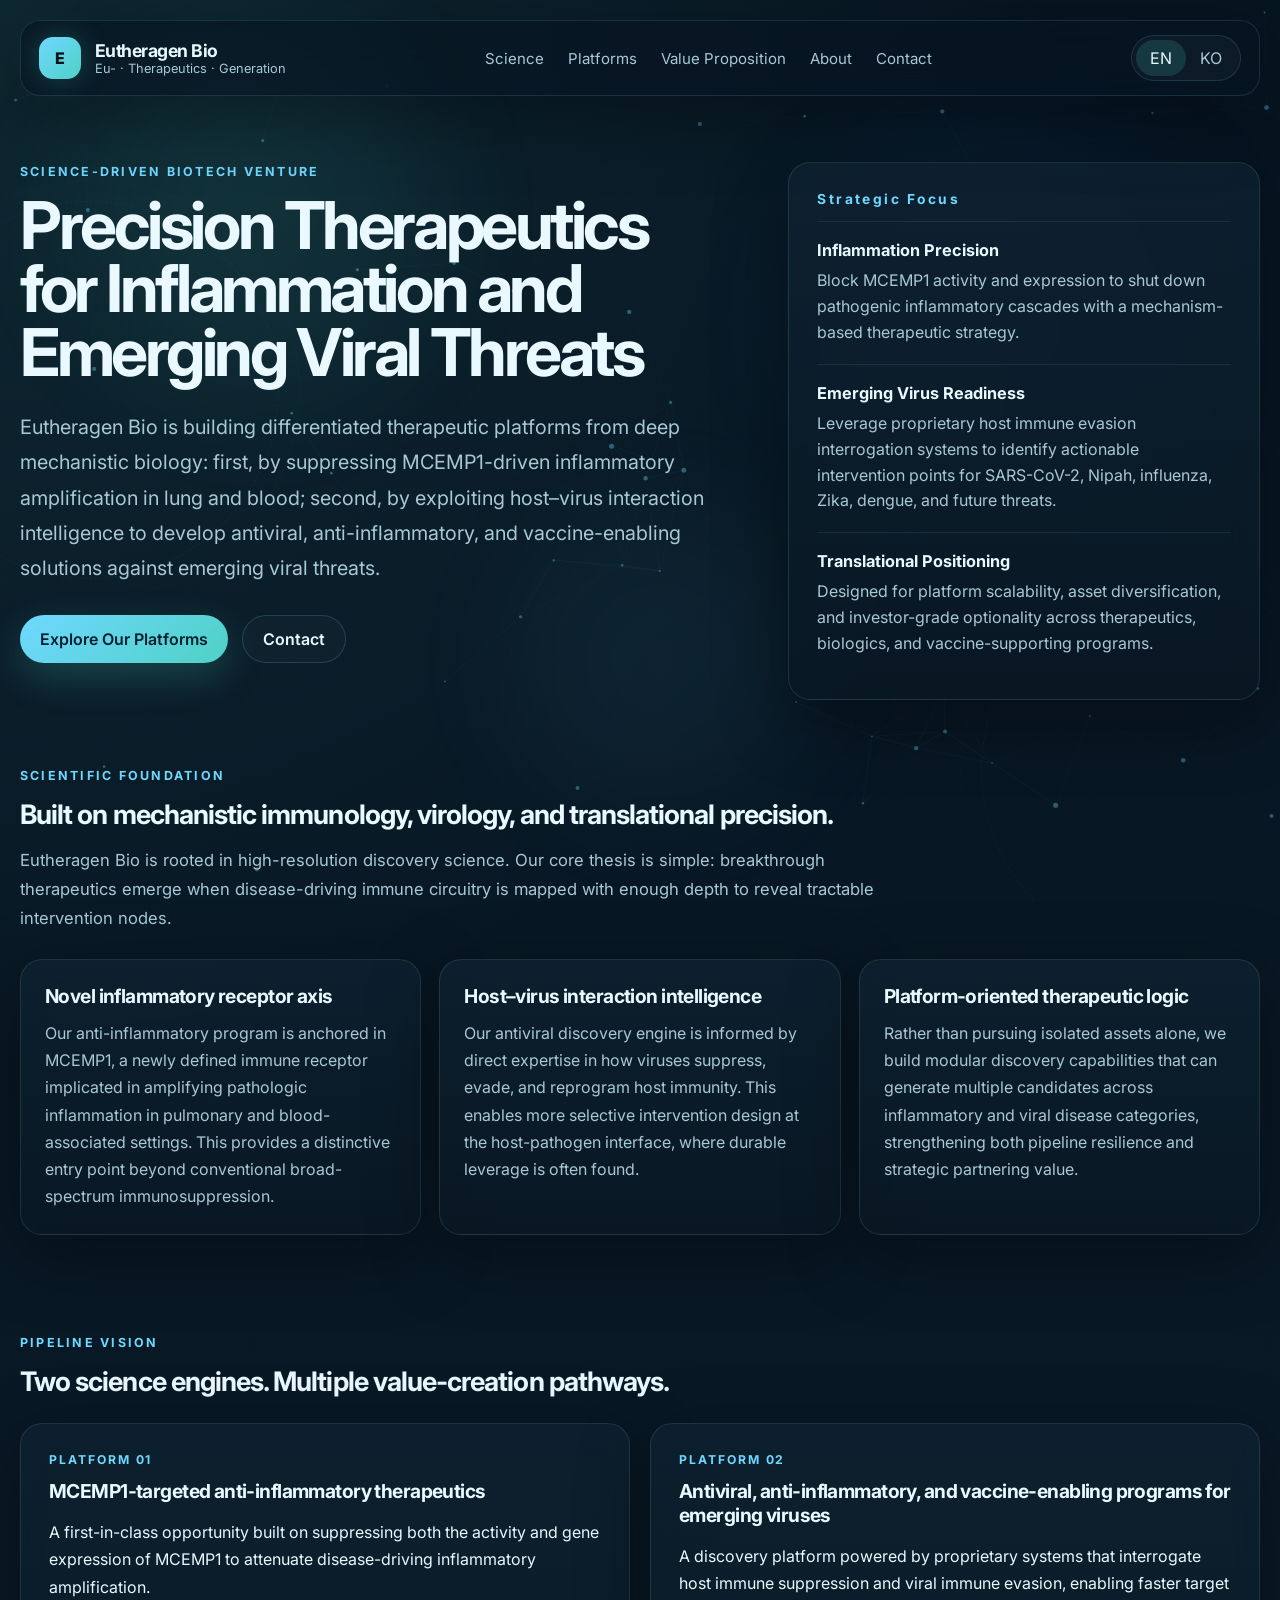
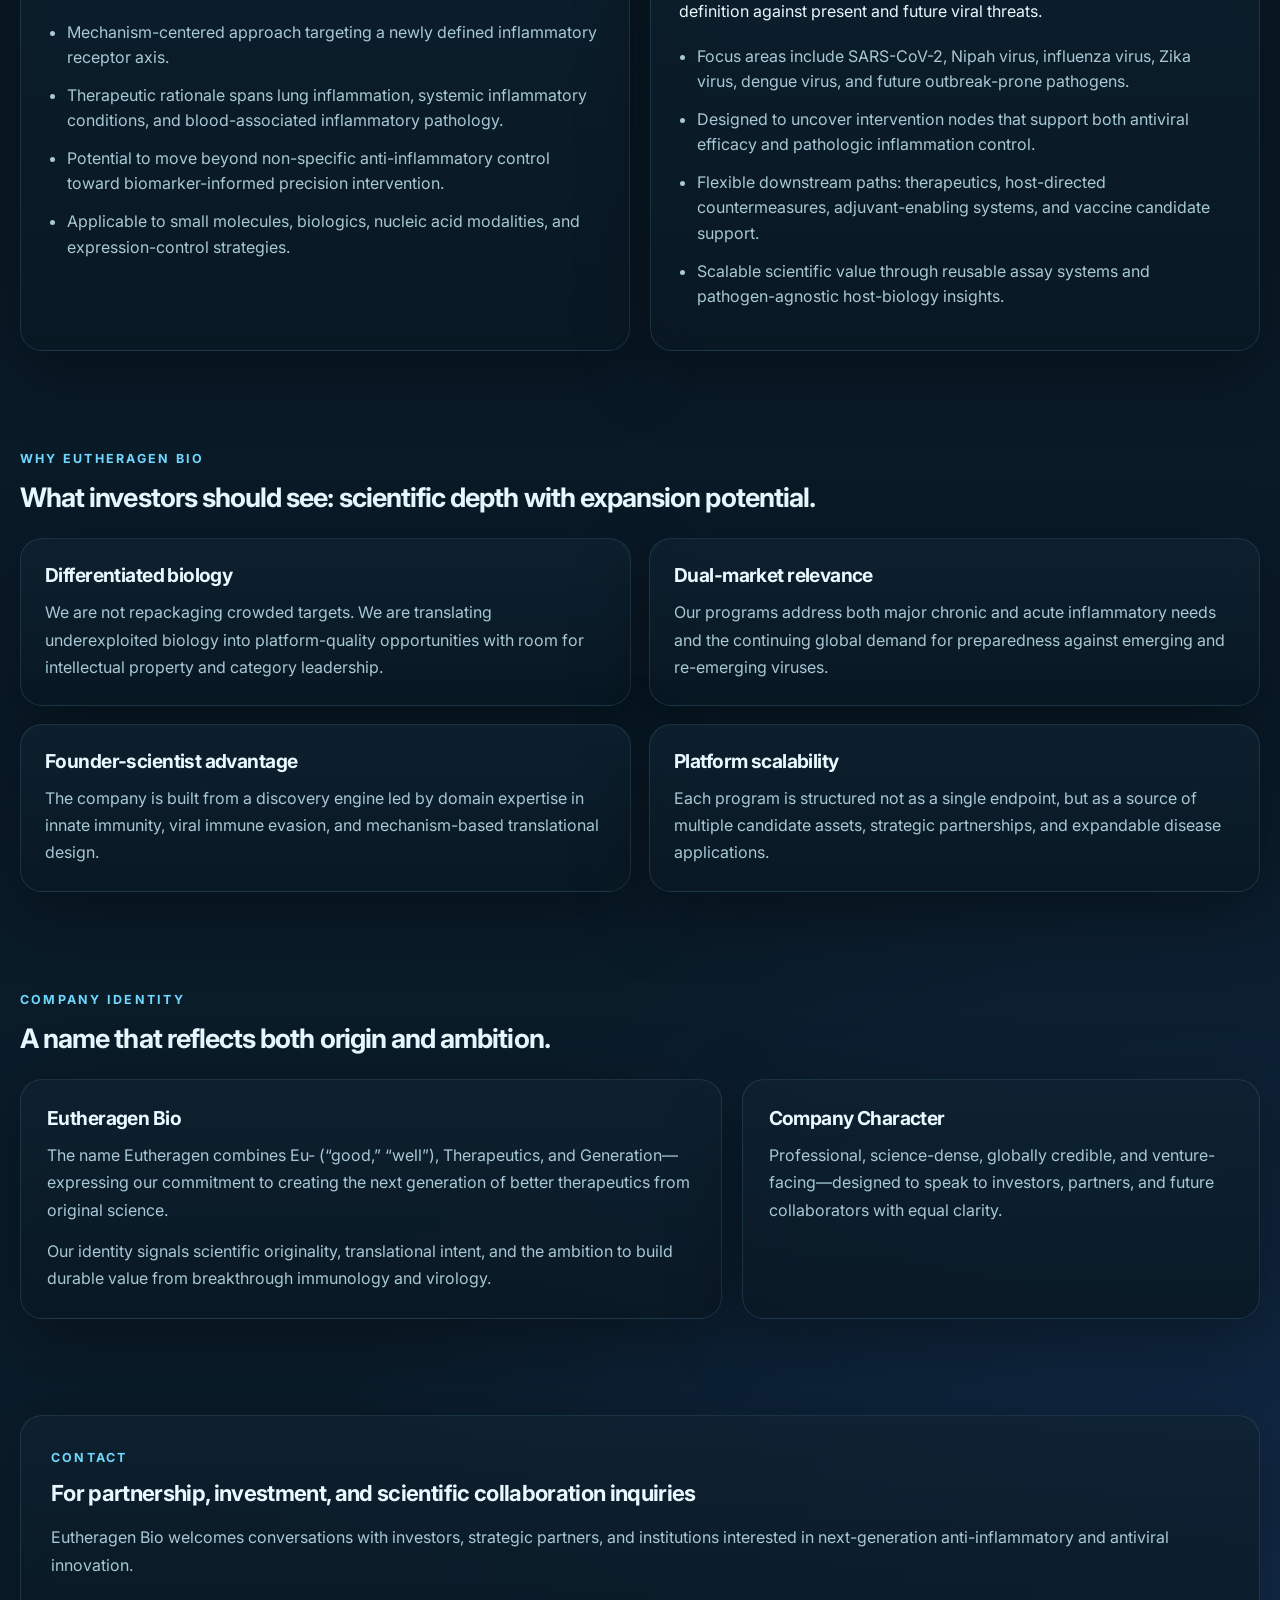
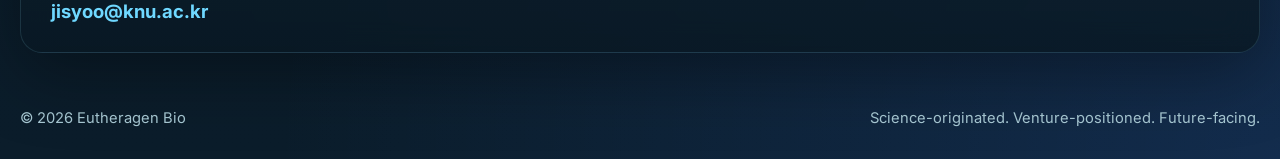
<file: index.html>
<!DOCTYPE html>
<html lang="en">
<head>
  <meta charset="UTF-8" />
  <meta name="viewport" content="width=device-width, initial-scale=1.0" />
  <title>Eutheragen Bio | Next-Generation Immunotherapeutics & Antiviral Platforms</title>
  <meta name="description" content="Eutheragen Bio is a science-driven biotech venture building first-in-class anti-inflammatory and antiviral therapeutic platforms based on MCEMP1 biology and host-virus interaction research." />
  <link rel="preconnect" href="https://fonts.googleapis.com">
  <link rel="preconnect" href="https://fonts.gstatic.com" crossorigin>
  <link href="https://fonts.googleapis.com/css2?family=Inter:wght@300;400;500;600;700;800&display=swap" rel="stylesheet">
  <link rel="stylesheet" href="styles.css" />
</head>
<body>
  <div class="animated-bg" aria-hidden="true">
    <div class="gradient-orb orb-1"></div>
    <div class="gradient-orb orb-2"></div>
    <div class="gradient-orb orb-3"></div>
    <canvas id="networkCanvas"></canvas>
    <div class="helix helix-a"></div>
    <div class="helix helix-b"></div>
  </div>

  <header class="site-header">
    <div class="brand-block">
      <div class="brand-mark">E</div>
      <div class="brand-text-wrap">
        <div class="brand-name">Eutheragen Bio</div>
        <div class="brand-tagline" data-i18n="brandTagline">Eu- · Therapeutics · Generation</div>
      </div>
    </div>

    <nav class="top-nav">
      <a href="#science" data-i18n="navScience">Science</a>
      <a href="#platforms" data-i18n="navPlatforms">Platforms</a>
      <a href="#value" data-i18n="navValue">Value Proposition</a>
      <a href="#about" data-i18n="navAbout">About</a>
      <a href="#contact" data-i18n="navContact">Contact</a>
    </nav>

    <div class="lang-switch" role="group" aria-label="Language switcher">
      <button class="lang-btn active" data-lang="en">EN</button>
      <button class="lang-btn" data-lang="ko">KO</button>
    </div>
  </header>

  <main>
    <section class="hero section-shell">
      <div class="hero-copy">
        <div class="eyebrow" data-i18n="heroEyebrow">SCIENCE-DRIVEN BIOTECH VENTURE</div>
        <h1 class="hero-title-compact" data-i18n="heroTitle"><span class="line">Precision Therapeutics</span><span class="line">for Inflammation and</span><span class="line">Emerging Viral Threats.</span></h1>
        <p class="hero-lead" data-i18n="heroLead">
          Eutheragen Bio is building differentiated therapeutic platforms from deep mechanistic biology: first, by suppressing MCEMP1-driven inflammatory amplification in lung and blood; second, by exploiting host–virus interaction intelligence to develop antiviral, anti-inflammatory, and vaccine-enabling solutions against emerging viral threats.
        </p>
        <div class="hero-actions">
          <a href="#platforms" class="btn btn-primary" data-i18n="heroBtnPrimary">Explore Our Platforms</a>
          <a href="#contact" class="btn btn-secondary" data-i18n="heroBtnSecondary">Contact</a>
        </div>
      </div>

      <div class="hero-panel glass-card">
        <div class="panel-topline" data-i18n="heroPanelTop">Strategic Focus</div>
        <div class="signal-box">
          <div class="signal-title" data-i18n="signal1Title">Inflammation Precision</div>
          <p data-i18n="signal1Body">Block MCEMP1 activity and expression to shut down pathogenic inflammatory cascades with a mechanism-based therapeutic strategy.</p>
        </div>
        <div class="signal-box">
          <div class="signal-title" data-i18n="signal2Title">Emerging Virus Readiness</div>
          <p data-i18n="signal2Body">Leverage proprietary host immune evasion interrogation systems to identify actionable intervention points for SARS-CoV-2, Nipah, influenza, Zika, dengue, and future threats.</p>
        </div>
        <div class="signal-box">
          <div class="signal-title" data-i18n="signal3Title">Translational Positioning</div>
          <p data-i18n="signal3Body">Designed for platform scalability, asset diversification, and investor-grade optionality across therapeutics, biologics, and vaccine-supporting programs.</p>
        </div>
      </div>
    </section>

    <section id="science" class="section-shell">
      <div class="section-heading">
        <span class="eyebrow" data-i18n="scienceEyebrow">SCIENTIFIC FOUNDATION</span>
        <h2 data-i18n="scienceTitle">Built on mechanistic immunology, virology, and translational precision.</h2>
        <p data-i18n="scienceLead">Eutheragen Bio is rooted in high-resolution discovery science. Our core thesis is simple: breakthrough therapeutics emerge when disease-driving immune circuitry is mapped with enough depth to reveal tractable intervention nodes.</p>
      </div>

      <div class="grid-3">
        <article class="glass-card feature-card">
          <h3 data-i18n="scienceCard1Title">Novel inflammatory receptor axis</h3>
          <p data-i18n="scienceCard1Body">Our anti-inflammatory program is anchored in MCEMP1, a newly defined immune receptor implicated in amplifying pathologic inflammation in pulmonary and blood-associated settings. This provides a distinctive entry point beyond conventional broad-spectrum immunosuppression.</p>
        </article>
        <article class="glass-card feature-card">
          <h3 data-i18n="scienceCard2Title">Host–virus interaction intelligence</h3>
          <p data-i18n="scienceCard2Body">Our antiviral discovery engine is informed by direct expertise in how viruses suppress, evade, and reprogram host immunity. This enables more selective intervention design at the host-pathogen interface, where durable leverage is often found.</p>
        </article>
        <article class="glass-card feature-card">
          <h3 data-i18n="scienceCard3Title">Platform-oriented therapeutic logic</h3>
          <p data-i18n="scienceCard3Body">Rather than pursuing isolated assets alone, we build modular discovery capabilities that can generate multiple candidates across inflammatory and viral disease categories, strengthening both pipeline resilience and strategic partnering value.</p>
        </article>
      </div>
    </section>

    <section id="platforms" class="section-shell">
      <div class="section-heading">
        <span class="eyebrow" data-i18n="platformEyebrow">PIPELINE VISION</span>
        <h2 data-i18n="platformTitle">Two science engines. Multiple value-creation pathways.</h2>
      </div>

      <div class="platform-grid">
        <article class="platform-card glass-card">
          <div class="platform-label" data-i18n="platform1Label">PLATFORM 01</div>
          <h3 data-i18n="platform1Title">MCEMP1-targeted anti-inflammatory therapeutics</h3>
          <p class="platform-summary" data-i18n="platform1Summary">A first-in-class opportunity built on suppressing both the activity and gene expression of MCEMP1 to attenuate disease-driving inflammatory amplification.</p>
          <ul>
            <li data-i18n="platform1Point1">Mechanism-centered approach targeting a newly defined inflammatory receptor axis.</li>
            <li data-i18n="platform1Point2">Therapeutic rationale spans lung inflammation, systemic inflammatory conditions, and blood-associated inflammatory pathology.</li>
            <li data-i18n="platform1Point3">Potential to move beyond non-specific anti-inflammatory control toward biomarker-informed precision intervention.</li>
            <li data-i18n="platform1Point4">Applicable to small molecules, biologics, nucleic acid modalities, and expression-control strategies.</li>
          </ul>
        </article>

        <article class="platform-card glass-card">
          <div class="platform-label" data-i18n="platform2Label">PLATFORM 02</div>
          <h3 data-i18n="platform2Title">Antiviral, anti-inflammatory, and vaccine-enabling programs for emerging viruses</h3>
          <p class="platform-summary" data-i18n="platform2Summary">A discovery platform powered by proprietary systems that interrogate host immune suppression and viral immune evasion, enabling faster target definition against present and future viral threats.</p>
          <ul>
            <li data-i18n="platform2Point1">Focus areas include SARS-CoV-2, Nipah virus, influenza virus, Zika virus, dengue virus, and future outbreak-prone pathogens.</li>
            <li data-i18n="platform2Point2">Designed to uncover intervention nodes that support both antiviral efficacy and pathologic inflammation control.</li>
            <li data-i18n="platform2Point3">Flexible downstream paths: therapeutics, host-directed countermeasures, adjuvant-enabling systems, and vaccine candidate support.</li>
            <li data-i18n="platform2Point4">Scalable scientific value through reusable assay systems and pathogen-agnostic host-biology insights.</li>
          </ul>
        </article>
      </div>
    </section>

    <section id="value" class="section-shell">
      <div class="section-heading">
        <span class="eyebrow" data-i18n="valueEyebrow">WHY EUTHERAGEN BIO</span>
        <h2 data-i18n="valueTitle">What investors should see: scientific depth with expansion potential.</h2>
      </div>

      <div class="value-grid">
        <div class="glass-card value-card">
          <h3 data-i18n="valueCard1Title">Differentiated biology</h3>
          <p data-i18n="valueCard1Body">We are not repackaging crowded targets. We are translating underexploited biology into platform-quality opportunities with room for intellectual property and category leadership.</p>
        </div>
        <div class="glass-card value-card">
          <h3 data-i18n="valueCard2Title">Dual-market relevance</h3>
          <p data-i18n="valueCard2Body">Our programs address both major chronic and acute inflammatory needs and the continuing global demand for preparedness against emerging and re-emerging viruses.</p>
        </div>
        <div class="glass-card value-card">
          <h3 data-i18n="valueCard3Title">Founder-scientist advantage</h3>
          <p data-i18n="valueCard3Body">The company is built from a discovery engine led by domain expertise in innate immunity, viral immune evasion, and mechanism-based translational design.</p>
        </div>
        <div class="glass-card value-card">
          <h3 data-i18n="valueCard4Title">Platform scalability</h3>
          <p data-i18n="valueCard4Body">Each program is structured not as a single endpoint, but as a source of multiple candidate assets, strategic partnerships, and expandable disease applications.</p>
        </div>
      </div>
    </section>

    <section id="about" class="section-shell">
      <div class="section-heading">
        <span class="eyebrow" data-i18n="aboutEyebrow">COMPANY IDENTITY</span>
        <h2 data-i18n="aboutTitle">A name that reflects both origin and ambition.</h2>
      </div>

      <div class="about-layout">
        <div class="glass-card about-card large">
          <h3 data-i18n="aboutCard1Title">Eutheragen Bio</h3>
          <p data-i18n="aboutCard1Body1">The name Eutheragen combines Eu- (“good,” “well”), Therapeutics, and Generation—expressing our commitment to creating the next generation of better therapeutics from original science.</p>
          <p data-i18n="aboutCard1Body2">Our identity signals scientific originality, translational intent, and the ambition to build durable value from breakthrough immunology and virology.</p>
        </div>

        <div class="glass-card about-card">
          <h3 data-i18n="aboutCard2Title">Company Character</h3>
          <p data-i18n="aboutCard2Body">Professional, science-dense, globally credible, and venture-facing—designed to speak to investors, partners, and future collaborators with equal clarity.</p>
        </div>
      </div>
    </section>

    <section id="contact" class="section-shell contact-section">
      <div class="glass-card contact-card">
        <span class="eyebrow" data-i18n="contactEyebrow">CONTACT</span>
        <h2 data-i18n="contactTitle">For partnership, investment, and scientific collaboration inquiries</h2>
        <p data-i18n="contactBody">Eutheragen Bio welcomes conversations with investors, strategic partners, and institutions interested in next-generation anti-inflammatory and antiviral innovation.</p>
        <a class="contact-link" href="mailto:jisyoo@knu.ac.kr">jisyoo@knu.ac.kr</a>
      </div>
    </section>
  </main>

  <footer class="site-footer">
    <div>© <span id="year"></span> Eutheragen Bio</div>
    <div data-i18n="footerText">Science-originated. Venture-positioned. Future-facing.</div>
  </footer>

  <script src="script.js"></script>
</body>
</html>
</file>
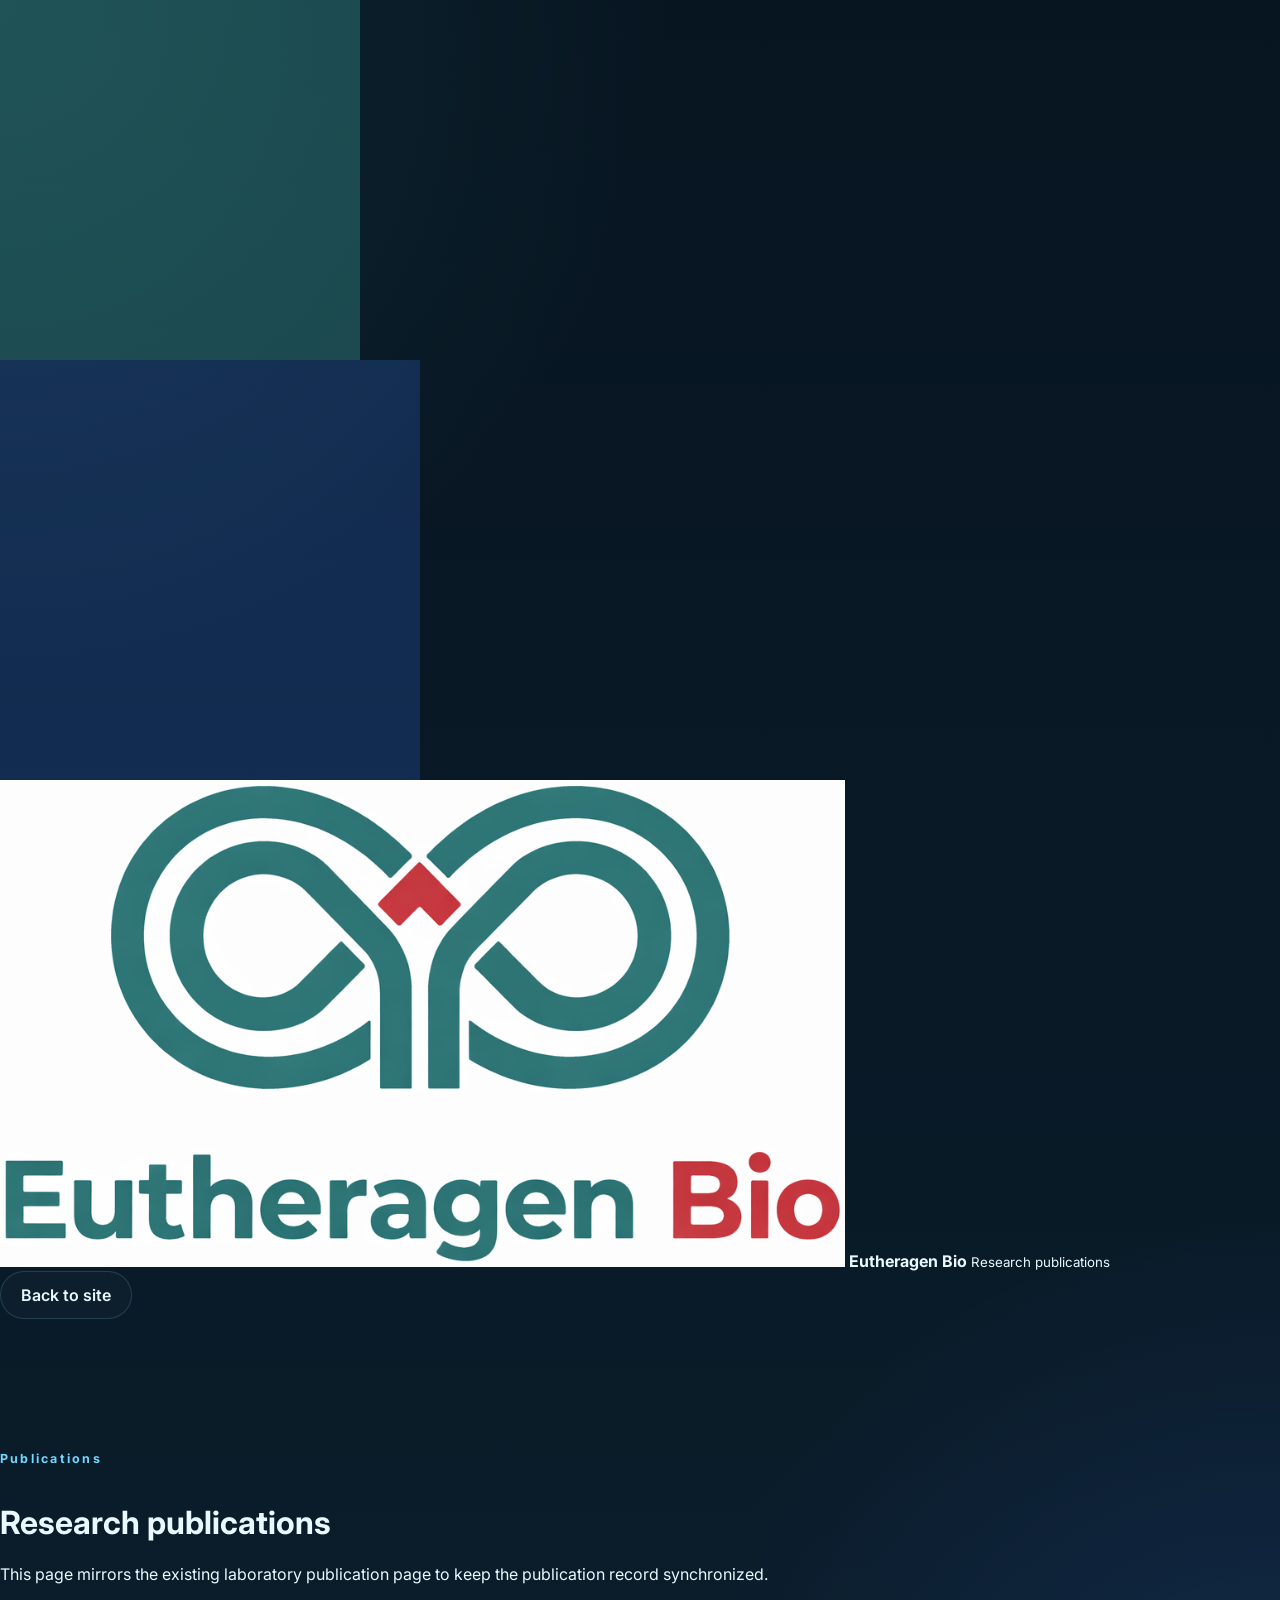
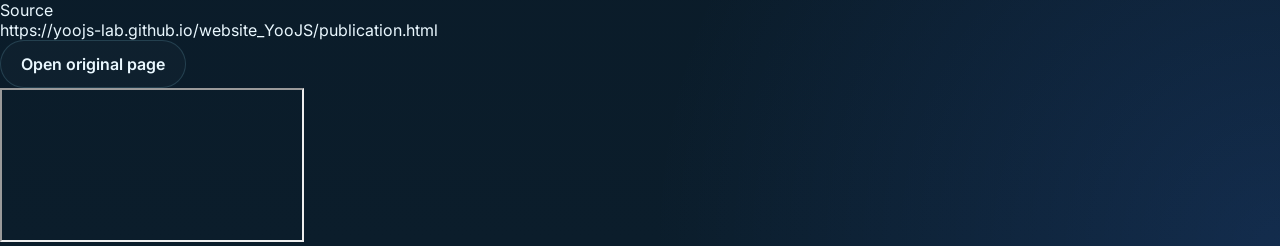
<file: publication.html>
<!DOCTYPE html>
<html lang="en">
<head>
  <meta charset="UTF-8" />
  <meta name="viewport" content="width=device-width, initial-scale=1.0" />
  <title>Eutheragen Bio | Publications</title>
  <meta name="theme-color" content="#0b1d36" />
  <link rel="preconnect" href="https://fonts.googleapis.com">
  <link rel="preconnect" href="https://fonts.gstatic.com" crossorigin>
  <link href="https://fonts.googleapis.com/css2?family=Inter:wght@400;500;600;700;800&display=swap" rel="stylesheet">
  <link rel="icon" type="image/png" href="logo.png" />
  <link rel="stylesheet" href="styles.css" />
</head>
<body>
  <div class="site-bg" aria-hidden="true">
    <div class="orb orb-1"></div>
    <div class="orb orb-2"></div>
    <div class="grid"></div>
  </div>
  <header class="topbar">
    <div class="container nav-shell">
      <a href="index.html" class="brand" aria-label="Eutheragen Bio home">
        <img class="brand-logo" src="logo.png" alt="Eutheragen Bio logo" />
        <span>
          <strong>Eutheragen Bio</strong>
          <small>Research publications</small>
        </span>
      </a>
      <div class="nav-actions">
        <a class="btn btn-secondary" href="index.html#publications">Back to site</a>
      </div>
    </div>
  </header>
  <main class="section" style="padding-top: 128px;">
    <div class="container">
      <div class="section-head centered">
        <div class="eyebrow">Publications</div>
        <h1>Research publications</h1>
        <p>This page mirrors the existing laboratory publication page to keep the publication record synchronized.</p>
      </div>
      <div class="publication-shell">
        <div class="publication-topbar">
          <div>
            <div class="publication-label">Source</div>
            <div class="publication-source">https://yoojs-lab.github.io/website_YooJS/publication.html</div>
          </div>
          <a class="btn btn-secondary pub-link" href="https://yoojs-lab.github.io/website_YooJS/publication.html" target="_blank" rel="noopener noreferrer">Open original page</a>
        </div>
        <div class="publication-frame-wrap">
          <iframe class="publication-frame" src="https://yoojs-lab.github.io/website_YooJS/publication.html" title="Ji-Seung Yoo laboratory publications" loading="lazy" referrerpolicy="no-referrer"></iframe>
        </div>
      </div>
    </div>
  </main>
</body>
</html>
</file>
<file: styles.css>
:root {
  --bg: #071521;
  --bg-2: #0b1d2b;
  --panel: rgba(10, 29, 43, 0.62);
  --panel-strong: rgba(10, 29, 43, 0.82);
  --line: rgba(135, 210, 230, 0.14);
  --text: #eaf8ff;
  --muted: #a8c9d4;
  --teal: #4fd1c5;
  --cyan: #6fd8ff;
  --blue: #3d7dff;
  --glow: rgba(79, 209, 197, 0.18);
  --shadow: 0 20px 70px rgba(0, 0, 0, 0.35);
  --radius: 22px;
  --max-width: 1240px;
}

* { box-sizing: border-box; }
html { scroll-behavior: smooth; }
body {
  margin: 0;
  font-family: 'Inter', system-ui, -apple-system, BlinkMacSystemFont, 'Segoe UI', sans-serif;
  color: var(--text);
  background:
    radial-gradient(circle at top left, rgba(79, 209, 197, 0.10), transparent 30%),
    radial-gradient(circle at bottom right, rgba(61, 125, 255, 0.16), transparent 28%),
    linear-gradient(180deg, var(--bg), var(--bg-2));
  overflow-x: hidden;
}

a { color: inherit; text-decoration: none; }
button { font: inherit; }

.animated-bg {
  position: fixed;
  inset: 0;
  overflow: hidden;
  pointer-events: none;
  z-index: -1;
}

#networkCanvas {
  position: absolute;
  inset: 0;
  width: 100%;
  height: 100%;
  opacity: 0.55;
}

.gradient-orb {
  position: absolute;
  border-radius: 999px;
  filter: blur(70px);
  opacity: 0.32;
  animation: drift 14s ease-in-out infinite alternate;
}

.orb-1 {
  width: 360px;
  height: 360px;
  background: rgba(79, 209, 197, 0.25);
  top: 4%; left: 6%;
}
.orb-2 {
  width: 420px;
  height: 420px;
  background: rgba(61, 125, 255, 0.20);
  right: 5%; top: 12%;
  animation-duration: 18s;
}
.orb-3 {
  width: 300px;
  height: 300px;
  background: rgba(111, 216, 255, 0.18);
  bottom: 10%; left: 40%;
  animation-duration: 20s;
}

.helix {
  position: absolute;
  width: 420px;
  height: 420px;
  border-radius: 50%;
  border: 1px solid rgba(135, 210, 230, 0.08);
  opacity: 0.25;
}
.helix::before,
.helix::after {
  content: "";
  position: absolute;
  inset: 20px;
  border-radius: 50%;
  border: 1px dashed rgba(79, 209, 197, 0.12);
}
.helix-a { right: -100px; bottom: -80px; animation: spin 28s linear infinite; }
.helix-b { left: -120px; top: 180px; animation: spinReverse 36s linear infinite; }

.site-header {
  position: sticky;
  top: 0;
  z-index: 100;
  width: min(calc(100% - 40px), var(--max-width));
  margin: 20px auto 0;
  padding: 14px 18px;
  display: flex;
  align-items: center;
  justify-content: space-between;
  gap: 20px;
  background: rgba(7, 21, 33, 0.66);
  backdrop-filter: blur(18px);
  border: 1px solid var(--line);
  border-radius: 20px;
  box-shadow: var(--shadow);
}

.brand-block {
  display: flex;
  align-items: center;
  gap: 14px;
  min-width: 0;
}
.brand-mark {
  width: 42px;
  height: 42px;
  border-radius: 14px;
  display: grid;
  place-items: center;
  font-weight: 800;
  letter-spacing: -0.04em;
  color: #05131d;
  background: linear-gradient(135deg, var(--cyan), var(--teal));
  box-shadow: 0 0 28px rgba(79, 209, 197, 0.25);
}
.brand-name {
  font-size: 1.1rem;
  font-weight: 700;
  letter-spacing: -0.03em;
}
.brand-tagline {
  font-size: 0.8rem;
  color: var(--muted);
}

.top-nav {
  display: flex;
  gap: 24px;
  flex-wrap: wrap;
  justify-content: center;
}
.top-nav a {
  font-size: 0.94rem;
  color: var(--muted);
  transition: color .2s ease, transform .2s ease;
}
.top-nav a:hover { color: var(--text); transform: translateY(-1px); }

.lang-switch {
  display: inline-flex;
  border: 1px solid var(--line);
  border-radius: 999px;
  padding: 4px;
  background: rgba(255,255,255,0.03);
}
.lang-btn {
  border: 0;
  background: transparent;
  color: var(--muted);
  padding: 8px 14px;
  border-radius: 999px;
  cursor: pointer;
}
.lang-btn.active {
  color: var(--text);
  background: rgba(79, 209, 197, 0.16);
}

.section-shell {
  width: min(calc(100% - 40px), var(--max-width));
  margin: 0 auto;
}

.hero {
  display: grid;
  grid-template-columns: minmax(0, 1.22fr) minmax(420px, 0.78fr);
  gap: 30px;
  align-items: start;
  min-height: auto;
  padding: 56px 0 16px;
}

.hero-copy {
  padding-top: 8px;
}


.eyebrow {
  display: inline-block;
  font-size: 0.78rem;
  font-weight: 700;
  letter-spacing: 0.18em;
  color: var(--cyan);
  margin-bottom: 16px;
}

.hero h1 {
  margin: 0;
  font-size: clamp(2.8rem, 6vw, 4.9rem);
  line-height: 0.98;
  letter-spacing: -0.055em;
  max-width: 10.5ch;
}

.hero h1.hero-title-compact {
  font-size: clamp(3.1rem, 5.8vw, 5.1rem);
  line-height: 0.9;
  letter-spacing: -0.07em;
  max-width: 14.8ch;
  text-wrap: balance;
}

html[lang="ko"] .hero h1.hero-title-compact {
  font-size: clamp(2.74rem, 4.95vw, 4.45rem);
  max-width: 10.75ch;
  line-height: 0.92;
  letter-spacing: -0.048em;
}

html[lang="en"] .hero h1.hero-title-compact {
  font-size: clamp(2.9rem, 5.15vw, 4.72rem);
  max-width: 12.8ch;
  line-height: 0.92;
  letter-spacing: -0.052em;
}
.hero h1.hero-title-compact .line {
  display: block;
  white-space: nowrap;
}

.hero h1.hero-title-compact .line + .line {
  margin-top: 0.04em;
}

.hero-copy {
  min-width: 0;
}



.hero-lead {
  margin: 28px 0 0;
  max-width: 760px;
  font-size: 1.24rem;
  line-height: 1.78;
  color: var(--muted);
}

.hero-actions {
  display: flex;
  gap: 14px;
  flex-wrap: wrap;
  margin-top: 28px;
}
.btn {
  display: inline-flex;
  align-items: center;
  justify-content: center;
  min-height: 48px;
  padding: 0 20px;
  border-radius: 999px;
  font-weight: 600;
  transition: transform .2s ease, box-shadow .2s ease, border-color .2s ease;
}
.btn:hover { transform: translateY(-2px); }
.btn-primary {
  background: linear-gradient(135deg, var(--cyan), var(--teal));
  color: #06202f;
  box-shadow: 0 14px 38px rgba(79, 209, 197, 0.22);
}
.btn-secondary {
  border: 1px solid rgba(135, 210, 230, 0.18);
  background: rgba(255,255,255,0.02);
  color: var(--text);
}

.hero-metrics {
  display: grid;
  grid-template-columns: repeat(3, minmax(0, 1fr));
  gap: 16px;
  align-items: stretch;
  margin-top: 34px;
  width: 100%;
  max-width: 100%;
}

.metric-card {
  min-height: 122px;
  padding: 18px 18px 16px;
  width: 100%;
  border-radius: 18px;
  background: rgba(255,255,255,0.03);
  border: 1px solid var(--line);
}
.metric-value {
  display: block;
  font-size: 1rem;
  font-weight: 700;
  margin-bottom: 8px;
}
.metric-card {
  display: flex;
  flex-direction: column;
  justify-content: flex-start;
}
.metric-label {
  display: block;
  font-size: 0.9rem;
  color: var(--muted);
  line-height: 1.5;
}

.glass-card {
  background: linear-gradient(180deg, rgba(15, 34, 49, 0.76), rgba(9, 24, 35, 0.84));
  border: 1px solid var(--line);
  box-shadow: var(--shadow);
  backdrop-filter: blur(16px);
  border-radius: var(--radius);
}

.hero-panel {
  width: min(100%, 100%);
  max-width: 560px;
  min-height: auto;
  padding: 28px 28px 24px;
  justify-self: stretch;
  align-self: start;
  margin-top: 10px;
}

.panel-topline {
  font-size: 0.86rem;
  letter-spacing: 0.18em;
  color: var(--cyan);
  font-weight: 700;
  margin-bottom: 14px;
}

.signal-box {
  padding: 18px 0;
  border-top: 1px solid rgba(135, 210, 230, 0.10);
}

.signal-box:first-of-type { border-top: 0; }
.signal-title {
  font-size: 1.02rem;
  font-weight: 700;
  margin-bottom: 8px;
}
.signal-box p {
  margin: 0;
  color: var(--muted);
  line-height: 1.62;
  font-size: 1rem;
}


section:not(.hero) {
  padding: 48px 0;
}
.section-heading {
  max-width: 860px;
  margin-bottom: 26px;
}
.section-heading h2 {
  margin: 0;
  font-size: clamp(1.48rem, 2.1vw, 2.1rem);
  line-height: 1.14;
  letter-spacing: -0.035em;
}
.section-heading p {
  color: var(--muted);
  line-height: 1.75;
  font-size: 1.04rem;
  margin-top: 16px;
}

.grid-3,
.value-grid {
  display: grid;
  grid-template-columns: repeat(3, minmax(0,1fr));
  gap: 18px;
}
.feature-card,
.value-card {
  padding: 24px;
}
.feature-card h3,
.value-card h3,
.platform-card h3,
.about-card h3 {
  margin-top: 0;
  margin-bottom: 12px;
  font-size: 1.2rem;
  letter-spacing: -0.03em;
}
.feature-card p,
.value-card p,
.about-card p {
  margin: 0;
  color: var(--muted);
  line-height: 1.7;
}

.platform-grid {
  display: grid;
  grid-template-columns: repeat(2, minmax(0,1fr));
  gap: 20px;
}
.platform-card {
  padding: 28px;
}
.platform-label {
  font-size: 0.76rem;
  letter-spacing: 0.16em;
  color: var(--cyan);
  font-weight: 700;
  margin-bottom: 12px;
}
.platform-summary {
  color: var(--text);
  font-size: 1rem;
  line-height: 1.72;
  margin-bottom: 18px;
}
.platform-card ul {
  padding-left: 18px;
  margin: 0;
  color: var(--muted);
}
.platform-card li {
  margin-bottom: 12px;
  line-height: 1.6;
}

.value-grid {
  grid-template-columns: repeat(2, minmax(0,1fr));
}

.about-layout {
  display: grid;
  grid-template-columns: 1.15fr 0.85fr;
  gap: 20px;
}
.about-card {
  padding: 26px;
}
.about-card.large p + p { margin-top: 14px; }

.contact-section {
  padding-bottom: 80px;
}



.contact-link {
  display: inline-block;
  margin-top: 20px;
  font-size: 1.16rem;
  font-weight: 700;
  color: var(--cyan);
}

.site-footer {
  width: min(calc(100% - 40px), var(--max-width));
  margin: 0 auto 32px;
  padding-top: 8px;
  display: flex;
  justify-content: space-between;
  gap: 16px;
  color: var(--muted);
  font-size: 0.92rem;
}

@keyframes drift {
  from { transform: translate3d(0,0,0) scale(1); }
  to { transform: translate3d(30px,-25px,0) scale(1.08); }
}
@keyframes spin {
  from { transform: rotate(0deg); }
  to { transform: rotate(360deg); }
}
@keyframes spinReverse {
  from { transform: rotate(360deg); }
  to { transform: rotate(0deg); }
}


@media (min-width: 1081px) {
  .hero-metrics {
    grid-template-columns: minmax(0, 1.05fr) minmax(0, 1.15fr) minmax(0, 1fr);
  }
  .metric-card:nth-child(2) {
    transform: translateY(0);
  }
}

@media (min-width: 1081px) {
  .section-heading h2 {
    white-space: nowrap;
  }
}

@media (max-width: 1080px) {
  .site-header {
    flex-wrap: wrap;
    justify-content: space-between;
  }
  .top-nav {
    width: 100%;
    order: 3;
    padding-top: 6px;
  }
  .hero,
  .about-layout,
  .platform-grid,
  .grid-3,
  .value-grid {
    grid-template-columns: 1fr;
  }
  .hero { min-height: auto; padding-top: 50px; }
  .hero-panel { margin-top: 8px; }
}

@media (max-width: 740px) {
  .site-header {
    width: min(calc(100% - 20px), var(--max-width));
    margin-top: 10px;
    padding: 12px;
  }
  .section-shell {
    width: min(calc(100% - 20px), var(--max-width));
  }
  .brand-name { font-size: 1rem; }
  .brand-tagline { font-size: 0.75rem; }
  .top-nav { gap: 14px; }
  .top-nav a { font-size: 0.88rem; }
  .hero-metrics { grid-template-columns: 1fr; }
  .hero h1,
  .hero h1.hero-title-compact { max-width: 100%; }
  .btn { width: 100%; }
  .hero-actions { flex-direction: column; }
  .site-footer {
    flex-direction: column;
    width: min(calc(100% - 20px), var(--max-width));
  }
}

@media (min-width: 1081px) {
  .hero-copy { min-width: 0; }
}

@media (max-width: 1280px) and (min-width: 1081px) {
  .hero h1.hero-title-compact {
    font-size: clamp(2.1rem, 4vw, 3.35rem);
    max-width: 11.5ch;
  }
}

@media (min-width: 1081px) {
  
}

@media (max-width: 1080px) {
  .hero {
    min-height: auto;
    padding-top: 44px;
    padding-bottom: 12px;
  }
  .hero h1.hero-title-compact .line {
    white-space: normal;
  }
}


/* Final contact-section sizing fix */
.contact-card {
  padding: 30px;
  text-align: left;
}

.contact-card h2 {
  margin: 0;
  max-width: 100%;
  letter-spacing: -0.03em;
}

.contact-card p {
  max-width: 100%;
  margin: 18px 0 0;
  color: var(--muted);
  line-height: 1.74;
  word-break: keep-all;
}

html[lang="en"] .contact-card h2 {
  font-size: clamp(1.38rem, 1.62vw, 1.82rem);
  line-height: 1.14;
  white-space: nowrap;
}

html[lang="ko"] .contact-card h2 {
  font-size: clamp(1.58rem, 1.82vw, 2.0rem);
  line-height: 1.16;
  white-space: nowrap;
  word-break: keep-all;
}

html[lang="ko"] .contact-card p {
  font-size: 0.97rem;
}

@media (max-width: 1100px) {
  html[lang="en"] .contact-card h2,
  html[lang="ko"] .contact-card h2 {
    white-space: normal;
    font-size: clamp(1.55rem, 3.9vw, 2.15rem);
  }
}
</file>
